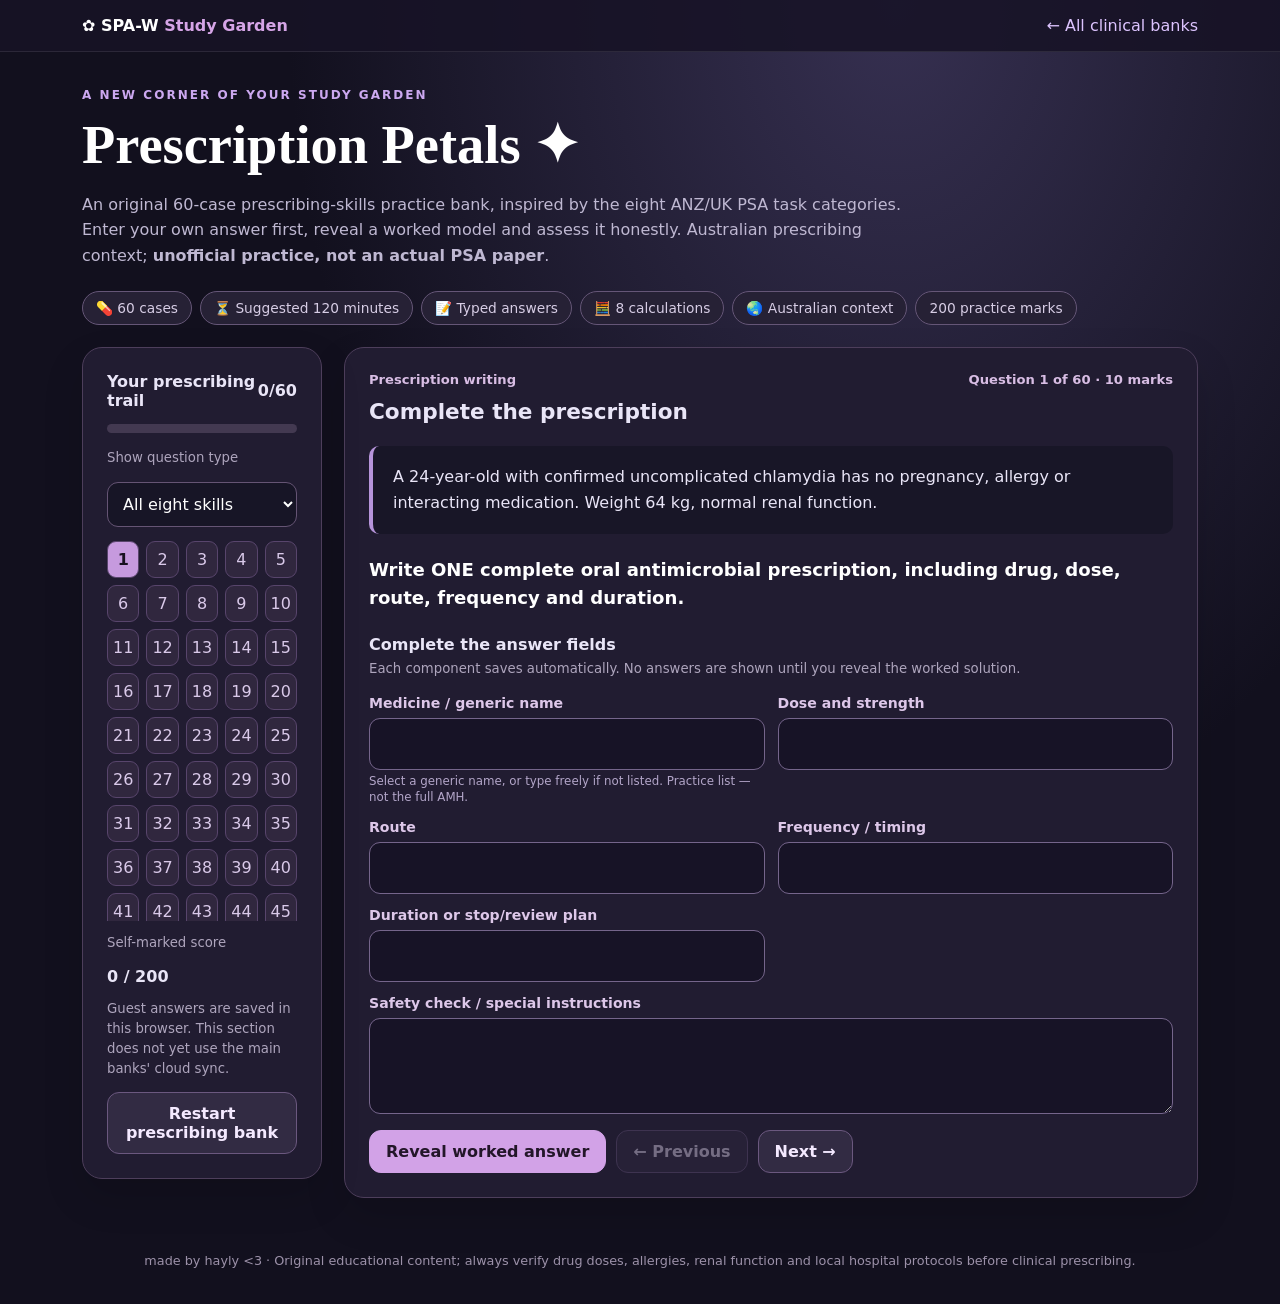
<file: prescribing.html>
<!doctype html>
<html lang="en"><head><meta charset="utf-8"><meta name="viewport" content="width=device-width,initial-scale=1"><meta name="theme-color" content="#20192f"><title>Prescription Petals · SPA-W Study Garden</title>
<style>
:root{font-family:Inter,system-ui,-apple-system,Segoe UI,sans-serif;color:#e9e5f7;background:#12101e;font-size:16px}*{box-sizing:border-box}body{margin:0;min-height:100vh;background:radial-gradient(ellipse at 70% 0%,#363051 0,transparent 48%),#12101e}a{color:#ddc4ff;text-decoration:none}button,input,textarea,select{font:inherit}.top{border-bottom:1px solid #ffffff17;background:#171326e0;position:sticky;top:0;z-index:3}.bar{max-width:1160px;margin:auto;padding:16px 22px;display:flex;align-items:center;justify-content:space-between;gap:16px}.brand{font-weight:800;color:#fff}.brand span{color:#d6a5e7}.shell{max-width:1160px;margin:36px auto;padding:0 22px}.eyebrow{color:#cca8f0;text-transform:uppercase;letter-spacing:.17em;font-size:.75rem;font-weight:800}h1{font-size:clamp(2rem,5vw,3.4rem);margin:.2em 0;font-family:Georgia,serif;color:#fff}h2{margin:0 0 16px;font-size:1.35rem}.sub{max-width:820px;line-height:1.6;color:#bfb8d2}.pills{display:flex;flex-wrap:wrap;gap:8px;margin:22px 0}.pill{border:1px solid #655677;color:#d7cde5;background:#262135;border-radius:100px;padding:8px 13px;font-size:.86rem}.layout{display:grid;grid-template-columns:240px minmax(0,1fr);gap:22px;align-items:start}.panel{background:#211c31;border:1px solid #4d3e5b;border-radius:20px;box-shadow:0 18px 40px #0002;padding:24px}.sidebar{position:sticky;top:91px}.sidehead{display:flex;justify-content:space-between;font-weight:800;align-items:center}.progress{height:9px;background:#433951;border-radius:99px;margin:14px 0;overflow:hidden}.fill{height:100%;background:linear-gradient(90deg,#dda5f4,#89d7c4);width:0}.filter{width:100%;background:#171526;color:#fff;border:1px solid #655474;border-radius:11px;padding:11px;margin:14px 0}.questionlist{display:grid;grid-template-columns:repeat(5,1fr);gap:7px;max-height:380px;overflow:auto}.qnum{background:#30273e;border:1px solid #58456c;color:#d9c9e9;border-radius:9px;padding:8px 0;cursor:pointer}.qnum.done{border-color:#85c2ae;color:#a9e7d5}.qnum.active{background:#c69ade;color:#181020;font-weight:800}.kicker{display:flex;justify-content:space-between;gap:12px;color:#d8bde4;font-size:.82rem;font-weight:700}.case{background:#181627;border-left:4px solid #b694da;border-radius:10px;padding:18px 20px;margin:22px 0;line-height:1.65;white-space:pre-wrap}.task{font-size:1.13rem;line-height:1.5;color:#fff;font-weight:700}.answer{display:block;width:100%;min-height:152px;resize:vertical;padding:15px;border-radius:13px;border:1px solid #78688d;background:#130f22;color:#fff;margin:17px 0;line-height:1.5}.answer:focus{outline:2px solid #d3a6e5}.buttons{display:flex;flex-wrap:wrap;align-items:center;gap:10px;margin-top:16px}.btn{padding:11px 16px;border-radius:12px;border:1px solid #6b587f;background:#322b43;color:#f4e9ff;font-weight:700;cursor:pointer}.btn.primary{background:#d2a2e7;color:#231629;border-color:#d2a2e7}.btn:hover{filter:brightness(1.13)}.btn:disabled{opacity:.4;cursor:default}.feedback{margin-top:21px;border:1px solid #647d78;background:#1c3436;border-radius:16px;padding:20px;line-height:1.6}.feedback h3{margin:8px 0;color:#c8f3db}.feedback p{margin:8px 0}.feedback .pivot{background:#312d40;border-radius:10px;padding:12px;margin-top:14px}.scoreline{display:flex;justify-content:space-between;gap:14px;flex-wrap:wrap;margin:12px 0}.note{font-size:.83rem;color:#aea5bd;line-height:1.5}.mark{margin:18px 0;display:flex;flex-wrap:wrap;gap:10px}.mark button{flex:1;min-width:135px}.mark .selected{background:#a8ddc6;color:#12231d;border-color:#a8ddc6}.footer{text-align:center;margin:55px 0 25px;color:#9c91a9;font-size:.8rem}.sources{display:flex;flex-wrap:wrap;gap:8px;margin-top:14px}.sources a{font-size:.8rem;text-decoration:underline}.hidden{display:none!important}@media(max-width:800px){.layout{grid-template-columns:1fr}.sidebar{position:static}.questionlist{max-height:165px}.panel{padding:19px}.shell{margin-top:20px}.bar{flex-wrap:wrap}}
.entry-intro{display:flex;flex-direction:column;gap:5px;margin-top:24px}.answer-grid{display:grid;grid-template-columns:repeat(2,minmax(0,1fr));gap:13px;margin:16px 0}.field{display:flex;flex-direction:column;gap:7px;min-width:0}.field.wide{grid-column:1/-1}.field label{font-weight:700;font-size:.88rem;color:#ddc7e9}.field input,.field textarea{width:100%;background:#171326;border:1px solid #75658b;color:#fff;padding:13px 14px;border-radius:11px;min-height:46px;line-height:1.5}.field textarea{min-height:96px;resize:vertical}.field input:focus,.field textarea:focus{outline:2px solid #caa5f0;outline-offset:1px}.checklist{background:#152c2e;border-radius:12px;padding:14px;margin-top:16px}.checklist strong{display:block;margin-bottom:9px}.checklist label{display:flex;gap:10px;align-items:flex-start;padding:8px 0;color:#e8f6ef;line-height:1.4;cursor:pointer}.checklist input{width:19px;height:19px;accent-color:#9edac1;flex:none}@media(max-width:540px){.answer-grid{grid-template-columns:1fr}}.field{position:relative}.medicine-options{position:absolute;z-index:10;top:100%;left:0;right:0;background:#f3eaf9;color:#24172f;border:1px solid #9e7eb6;border-radius:0 0 13px 13px;box-shadow:0 14px 30px #0008;max-height:245px;overflow:auto;padding:5px}.medicine-options[hidden]{display:none}.medicine-option{display:block;width:100%;text-align:left;background:transparent;border:0;border-radius:7px;padding:10px 11px;color:#271a31;font:inherit;cursor:pointer}.medicine-option:hover,.medicine-option.active{background:#dfc7ed}.medicine-hint{font-size:.74rem;color:#b3a6c9;line-height:1.35;margin:-3px 0 0}</style></head><body>
<header class="top"><div class="bar"><a class="brand" href="./">✿ SPA-W <span>Study Garden</span></a><a href="./">← All clinical banks</a></div></header>
<div class="shell"><div class="eyebrow">A new corner of your study garden</div><h1>Prescription Petals ✦</h1><p class="sub">An original 60-case prescribing-skills practice bank, inspired by the eight ANZ/UK PSA task categories. Enter your own answer first, reveal a worked model and assess it honestly. Australian prescribing context; <strong>unofficial practice, not an actual PSA paper</strong>.</p><div class="pills"><span class="pill">💊 60 cases</span><span class="pill">⏳ Suggested 120 minutes</span><span class="pill">📝 Typed answers</span><span class="pill">🧮 8 calculations</span><span class="pill">🌏 Australian context</span><span class="pill">200 practice marks</span></div>
<div class="layout"><aside class="panel sidebar"><div class="sidehead"><span>Your prescribing trail</span><span id="progressText">0/60</span></div><div class="progress"><div class="fill" id="fill"></div></div><label class="note" for="category">Show question type</label><select class="filter" id="category"><option value="all">All eight skills</option><option value="PWS">Prescription writing</option><option value="REV">Prescription review</option><option value="MAN">Planning management</option><option value="COM">Patient communication</option><option value="CAL">Calculation skills</option><option value="ADR">Adverse reactions</option><option value="MON">Drug monitoring</option><option value="DAT">Data interpretation</option></select><div class="questionlist" id="questionlist"></div><div class="scoreline"><span class="note">Self-marked score</span><strong id="score">0 / 200</strong></div><p class="note">Guest answers are saved in this browser. This section does not yet use the main banks' cloud sync.</p><button class="btn" id="reset">Restart prescribing bank</button></aside>
<main class="panel"><div id="loading">Preparing your prescriptions…</div><div id="quiz" class="hidden"><div class="kicker"><span id="type"></span><span id="counter"></span></div><h2 id="heading" style="margin-top:12px">Clinical task</h2><div class="case" id="case"></div><div class="task" id="task"></div><div class="entry-intro"><strong>Complete the answer fields</strong><span class="note">Each component saves automatically. No answers are shown until you reveal the worked solution.</span></div><div id="answerFields" class="answer-grid"></div><div class="buttons"><button class="btn primary" id="reveal">Reveal worked answer</button><button class="btn" id="prev">← Previous</button><button class="btn" id="next">Next →</button></div><section class="feedback hidden" id="feedback"><span class="eyebrow">Worked answer</span><h3 id="model"></h3><p id="rationale"></p><div class="pivot" id="pivot"></div><div class="sources" id="sources"></div><div id="grading"><p><strong>Self-mark this task</strong> — compare your answer with the model, including every safety-critical element. The official PSA uses examiner-defined marking; this practice score is not an official estimate.</p><div id="checklist" class="checklist"></div><div class="mark"><button class="btn" id="markYes">✓ Adequate answer</button><button class="btn" id="markNo">↻ Needs revision</button></div></div></section></div></main></div><div class="footer">made by hayly &lt;3 · Original educational content; always verify drug doses, allergies, renal function and local hospital protocols before clinical prescribing.</div></div>
<script>
(()=>{"use strict";
const storageKey="spaw-prescription-petals-v1";
const shapes={
 PWS:[["drug","Medicine / generic name"],["dose","Dose and strength"],["route","Route"],["frequency","Frequency / timing"],["duration","Duration or stop/review plan"],["notes","Safety check / special instructions"]],
 REV:[["problem","Which medicine/order is unsafe?"],["reason","What is the specific risk?"],["action","Exactly what should change?"],["monitor","What should be checked next?"]],
 MAN:[["priority","Immediate clinical priority"],["treatment","Medicine / prescribing decision"],["details","Dose, route or important sequencing details"],["followup","Monitoring, escalation and review"]],
 COM:[["purpose","How you would explain the medicine"],["instructions","How and when to take/use it"],["warnings","Adverse effects and red flags"],["followup","Missed doses, monitoring and follow-up"]],
 CAL:[["working","Working / formula"],["result","Final numeric answer (with units)"]],
 ADR:[["reaction","Name the suspected reaction"],["culprit","Likely culprit medicine or interaction"],["action","Immediate prescribing action"],["escalation","Further treatment / red flags"]],
 MON:[["parameters","What precisely will you monitor?"],["timing","When, or how often?"],["action","What would make you change treatment?"]],
 DAT:[["interpretation","Interpret the findings"],["medicine","Medicine to stop, start or adjust"],["next","Immediate investigation / management"],["trigger","What finding would escalate care?"]]
};
const criteria={
 PWS:["Correct medicine for the patient and indication","Dose/strength and units are unambiguous","Route and frequency are explicit","Duration or review point is appropriate","Major contraindications, interactions and safety checks addressed"],
 REV:["Identified the actual unsafe order","Explained the patient-specific risk","Specified the corrective prescribing action","Included appropriate monitoring or escalation"],
 MAN:["Recognised initial patient-safety priorities","Chose a suitable management or medicine plan","Included urgent escalation, reassessment and monitoring"],
 COM:["Explained administration and adherence in plain language","Covered important harms and red flags","Gave realistic missed-dose, monitoring or follow-up advice"],
 CAL:["Method and conversion are correct","Final number and units are correct"],
 ADR:["Recognised reaction and likely medicine","Stopped or changed the culprit appropriately","Included severity assessment and urgent management when relevant"],
 MON:["Named useful clinical and laboratory parameters","Included appropriate interval and interpretation","Specified what result or symptom would change treatment"],
 DAT:["Interpreted data and clinical risk correctly","Chose appropriate medicine-related action","Explained urgent checks and escalation triggers"]
};
let medicineNames=[];const medicineFields=new Set(["drug","medicine","problem","culprit"]);
function addMedicineAutocomplete(input,outer){
 const dropdown=document.createElement("div");dropdown.className="medicine-options";dropdown.hidden=true;dropdown.setAttribute("role","listbox");outer.append(dropdown);
 const hint=document.createElement("div");hint.className="medicine-hint";hint.textContent="Select a generic name, or type freely if not listed. Practice list — not the full AMH.";outer.append(hint);
 input.setAttribute("role","combobox");input.setAttribute("aria-autocomplete","list");input.setAttribute("aria-expanded","false");
 let active=-1,shown=[];
 const hide=()=>{dropdown.hidden=true;input.setAttribute("aria-expanded","false");active=-1};
 const choose=name=>{input.value=name;input.dispatchEvent(new Event("input",{bubbles:true}));hide();input.focus()};
 const update=()=>{const typed=input.value.trim().toLowerCase();dropdown.replaceChildren();active=-1;
 if(!typed||!medicineNames.length){hide();return}
 const starts=medicineNames.filter(name=>name.toLowerCase().startsWith(typed)).slice(0,12);
 shown=starts.concat(medicineNames.filter(name=>!name.toLowerCase().startsWith(typed)&&name.toLowerCase().includes(typed)).slice(0,12-starts.length));
 if(!shown.length){hide();return}
 shown.forEach((name,i)=>{const opt=document.createElement("button");opt.type="button";opt.className="medicine-option";opt.textContent=name;opt.setAttribute("role","option");opt.addEventListener("mousedown",e=>e.preventDefault());opt.addEventListener("click",()=>choose(name));dropdown.append(opt)});
 dropdown.hidden=false;input.setAttribute("aria-expanded","true");
 };
 input.addEventListener("input",update);input.addEventListener("focus",update);input.addEventListener("blur",()=>setTimeout(hide,140));
 input.addEventListener("keydown",e=>{if(dropdown.hidden)return;
 if(e.key==="ArrowDown"||e.key==="ArrowUp"){e.preventDefault();active=(active+(e.key==="ArrowDown"?1:-1)+shown.length)%shown.length;[...dropdown.children].forEach((node,i)=>node.classList.toggle("active",i===active));dropdown.children[active]?.scrollIntoView({block:"nearest"})}
 else if(e.key==="Enter"&&active>=0){e.preventDefault();choose(shown[active])}
 else if(e.key==="Escape"){e.preventDefault();hide()}
 });
}
let questions=[],index=0;
let state={responses:{},revealed:{},grades:{},checks:{}};
try{const old=JSON.parse(localStorage.getItem(storageKey));if(old&&typeof old==="object")state={...state,...old}}catch(_){}
const el=id=>document.getElementById(id);
const persist=()=>{try{localStorage.setItem(storageKey,JSON.stringify(state))}catch(_){}};
function fields(){
 const q=questions[index],wrap=el("answerFields");wrap.replaceChildren();
 let saved=state.responses[index];if(typeof saved==="string"){saved={notes:saved};state.responses[index]=saved;persist()}if(!saved||typeof saved!=="object")saved={};
 for(const [key,title] of shapes[q.type]){
  const outer=document.createElement("div");outer.className="field"+(key==="notes"||["priority","treatment","details","followup","reason","action","interpretation","parameters","instructions","warnings","working"].includes(key)?" wide":"");
  const label=document.createElement("label");label.textContent=title;label.htmlFor="field-"+key;
  const multiline=["notes","reason","action","monitor","priority","treatment","details","followup","purpose","instructions","warnings","working","culprit","escalation","parameters","interpretation","next","trigger"].includes(key);
  const input=document.createElement(multiline?"textarea":"input");input.id="field-"+key;input.dataset.component=key;
  if(!multiline)input.type="text";
  input.value=saved[key]||"";
  input.autocomplete="off";input.spellcheck=true;
  input.addEventListener("input",()=>{const current=state.responses[index];if(!current||typeof current!=="object")state.responses[index]={};state.responses[index][key]=input.value;persist()});
  outer.append(label,input);if(medicineFields.has(key))addMedicineAutocomplete(input,outer);wrap.append(outer);
 }
}
function checklist(){
 const wrap=el("checklist");wrap.replaceChildren();
 const title=document.createElement("strong");title.textContent="Tick the components your answer included:";wrap.append(title);
 const current=Array.isArray(state.checks[index])?state.checks[index]:[];
 criteria[questions[index].type].forEach((criterion,i)=>{
  const label=document.createElement("label"),checkbox=document.createElement("input");
  checkbox.type="checkbox";checkbox.checked=!!current[i];checkbox.addEventListener("change",()=>{if(!Array.isArray(state.checks[index]))state.checks[index]=[];state.checks[index][i]=checkbox.checked;persist()});
  label.append(checkbox,document.createTextNode(criterion));wrap.append(label)
 });
}
function render(){
 if(!questions.length)return;
 const q=questions[index];el("quiz").classList.remove("hidden");el("loading").classList.add("hidden");
 el("type").textContent=q.typeLabel;el("counter").textContent="Question "+(index+1)+" of "+questions.length+" · "+q.scoring+" marks";
 el("heading").textContent=q.type==="PWS"?"Complete the prescription":q.type==="CAL"?"Calculate the dose or rate":"Make a prescribing decision";
 el("case").textContent=q.case;el("task").textContent=q.task;fields();
 const revealed=!!state.revealed[index];el("feedback").classList.toggle("hidden",!revealed);
 el("reveal").textContent=revealed?"Worked answer shown":"Reveal worked answer";
 el("model").textContent=q.answer;el("rationale").textContent=q.rationale;el("pivot").textContent="What changes the plan? "+q.pivot;
 const links=el("sources");links.replaceChildren();q.references.forEach((url,i)=>{const a=document.createElement("a");a.href=url;a.target="_blank";a.rel="noopener noreferrer";a.textContent="Reference "+(i+1);links.append(a)});
 checklist();
 for(const [id,val] of [["markYes",true],["markNo",false]])el(id).classList.toggle("selected",state.grades[index]===val);
 el("prev").disabled=index===0;el("next").disabled=index===questions.length-1;renderNav()
}
function renderNav(){
 const chosen=el("category").value,nav=el("questionlist");nav.replaceChildren();
 questions.forEach((q,i)=>{if(chosen!=="all"&&q.type!==chosen)return;
 const b=document.createElement("button");b.className="qnum"+(i===index?" active":"")+(Object.prototype.hasOwnProperty.call(state.grades,i)?" done":"");
 b.textContent=i+1;b.title=q.typeLabel;b.onclick=()=>{index=i;render()};nav.append(b)});
 const assessed=Object.keys(state.grades).length;el("progressText").textContent=assessed+"/"+questions.length;el("fill").style.width=(assessed/questions.length*100)+"%";
 const score=questions.reduce((sum,q,i)=>sum+(state.grades[i]===true?q.scoring:0),0);
 el("score").textContent=score+" / "+questions.reduce((sum,q)=>sum+q.scoring,0)
}
el("reveal").onclick=()=>{state.revealed[index]=true;persist();render()};
el("prev").onclick=()=>{if(index>0){index--;render()}};
el("next").onclick=()=>{if(index<questions.length-1){index++;render()}};
el("category").onchange=()=>{const chosen=el("category").value;const next=questions.findIndex(q=>chosen==="all"||q.type===chosen);if(next>=0)index=next;render()};
for(const [id,value] of [["markYes",true],["markNo",false]])el(id).onclick=()=>{state.grades[index]=value;state.revealed[index]=true;persist();render()};
el("reset").onclick=()=>{if(confirm("Erase this prescribing bank's answers and restart?")){state={responses:{},revealed:{},grades:{},checks:{}};index=0;persist();render()}};
fetch("./prescribing-medicines-au.json?v=20261026").then(r=>r.ok?r.json():Promise.reject(Error("Medicine index unavailable"))).then(data=>{medicineNames=Array.isArray(data.names)?data.names:[]}).catch(()=>{medicineNames=[]});
fetch("./psa-bank1.json?v=20261026").then(r=>{if(!r.ok)throw Error("HTTP "+r.status);return r.json()})
.then(data=>{if(!Array.isArray(data)||data.length!==60)throw Error("Expected 60 cases");questions=data;render()})
.catch(e=>{el("loading").textContent="Couldn't load prescribing cases. Try refreshing. "+e.message});
})();
</script></body></html>
</file>
